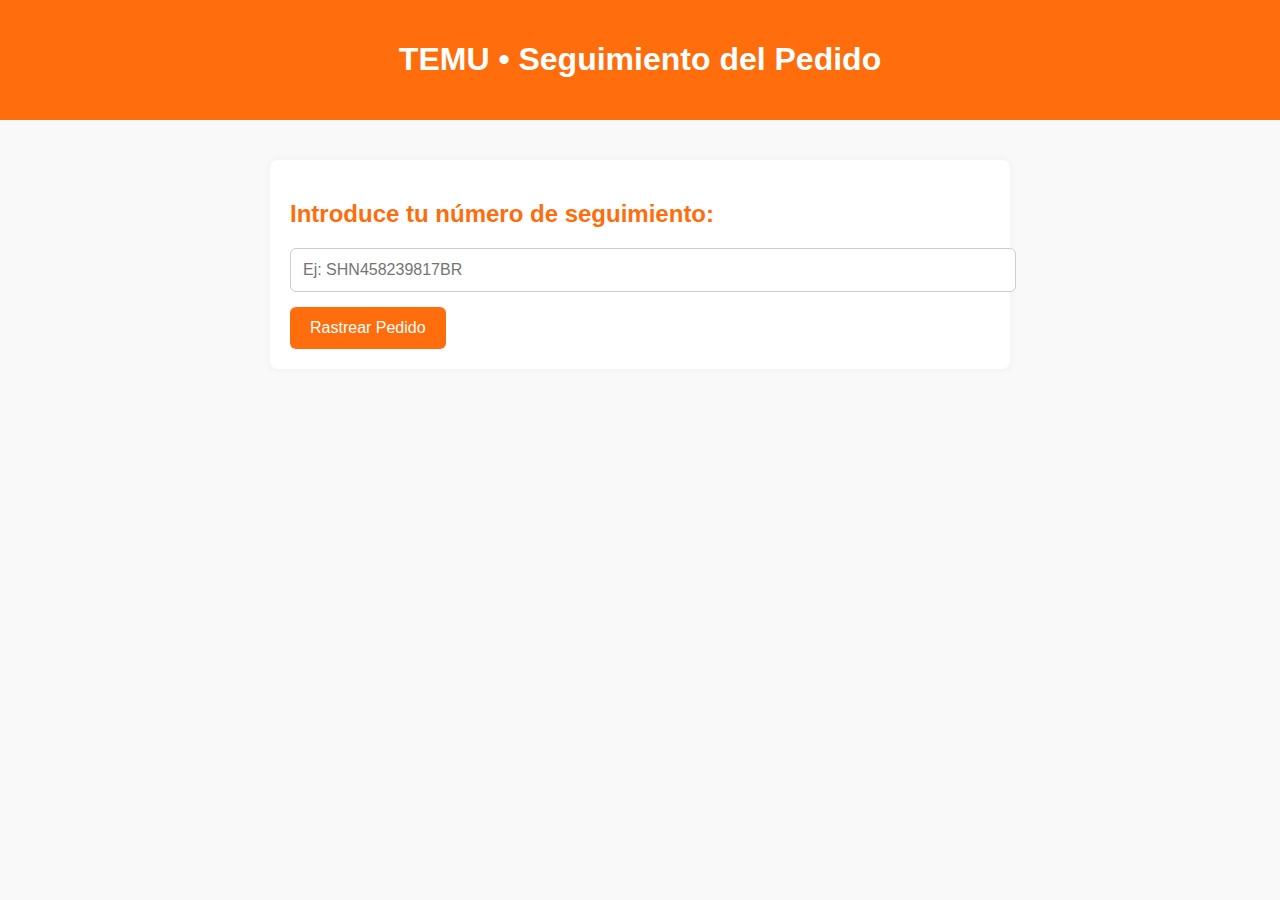
<file: reembolso/seguimientotemu/index.html>
<!DOCTYPE html>
<html lang="es">
<head>
  <meta charset="UTF-8">
  <title>Seguimiento - Entregas TEMU</title>
  <meta name="viewport" content="width=device-width, initial-scale=1.0">
  <style>
    body {
      font-family: Arial, sans-serif;
      background: #f9f9f9;
      margin: 0;
      padding: 0;
      color: #333;
    }

    header {
      background: #ff6d0d;
      color: white;
      padding: 20px;
      text-align: center;
    }

    .container {
      max-width: 700px;
      margin: 40px auto;
      padding: 20px;
      background: white;
      box-shadow: 0 0 10px rgba(0,0,0,0.05);
      border-radius: 8px;
    }

    h2 {
      margin-bottom: 20px;
      color: #ff6d0d;
    }

    input[type="text"] {
      width: 100%;
      padding: 12px;
      border: 1px solid #ccc;
      border-radius: 6px;
      font-size: 16px;
      margin-bottom: 15px;
    }

    button {
      padding: 12px 20px;
      background: #ff6d0d;
      border: none;
      color: white;
      font-size: 16px;
      border-radius: 6px;
      cursor: pointer;
    }

    button:hover {
      background: #c31f67;
    }

    .timeline {
      margin-top: 30px;
      border-left: 3px solid #dd2a7b;
      padding-left: 20px;
    }

    .event {
      margin-bottom: 20px;
    }

    .event strong {
      display: block;
      margin-bottom: 5px;
    }

    .user-location {
      margin-top: 10px;
      font-size: 0.9em;
      color: #555;
    }

    .success {
      background: #e8f9f1;
      padding: 15px;
      border-left: 4px solid #1bbf72;
      border-radius: 4px;
      margin-top: 20px;
    }

    .produto-img-grid {
      display: flex;
      flex-wrap: wrap;
      gap: 10px;
      margin-top: 15px;
    }

    .produto-img-grid img {
      width: 100px;
      height: auto;
      border: 1px solid #ccc;
      border-radius: 4px;
    }

    .mapa {
      display: none;
      margin-top: 20px;
    }

    .progress-bar {
      background: #eee;
      border-radius: 20px;
      overflow: hidden;
      height: 20px;
    }

    .progress-fill {
      background: #ff6d0d;
      height: 100%;
      width: 0%;
      transition: width 1s ease-in-out;
    }
  </style>
</head>
<body>

  <header>
    <h1>TEMU • Seguimiento del Pedido</h1>
  </header>

  <div class="container">
    <h2>Introduce tu número de seguimiento:</h2>
    <input type="text" id="codigo" placeholder="Ej: SHN458239817BR" />
    <button onclick="rastrear()">Rastrear Pedido</button>

    

    <div id="resultado"></div>

    <div class="mapa" id="mapa">
      <iframe id="mapFrame" src="" width="100%" height="250" frameborder="0" style="border:0" allowfullscreen></iframe>
    </div>
  </div>

  <script>
  let ciudad = '', estado = '';
  fetch('https://ipapi.co/json/')
    .then(res => res.json())
    .then(data => {
      ciudad = data.city;
      estado = data.region;
      document.getElementById("userLocation").innerText = "Ubicación detectada.";
      document.getElementById("mapFrame").src = `https://maps.google.com/maps?q=${ciudad}%20${estado}&t=&z=13&ie=UTF8&iwloc=&output=embed`;
    })
    .catch(() => {
      document.getElementById("userLocation").innerText = "Ubicación no identificada.";
    });

  function solicitarPermissaoNotificacao() {
    if ("Notification" in window && Notification.permission !== "granted") {
      Notification.requestPermission();
    }
  }
  solicitarPermissaoNotificacao();

  function enviarNotificacao(titulo, mensagem) {
    if ("Notification" in window && Notification.permission === "granted") {
      new Notification(titulo, { body: mensagem });
    }
  }

  function rastrear() {
    const codigo = document.getElementById("codigo").value.trim();
    const resultado = document.getElementById("resultado");
    const mapa = document.getElementById("mapa");
    if (!codigo) {
      resultado.innerHTML = "<p style='color:red;'>Por favor, introduce un número de seguimiento válido.</p>";
      return;
    }
    mapa.style.display = 'block';

    const hoy = new Date();
    const op = { day: '2-digit', month: '2-digit', year: 'numeric' };

    const fechaCompra = new Date();
    const diasDesdeCompra = Math.floor((hoy - fechaCompra) / (1000 * 60 * 60 * 24));
    const porcentajeEntrega = Math.min(100, Math.floor((diasDesdeCompra / 30) * 100));

    const etapas = [
      { dias: 0, local: 'China', texto: 'Pedido confirmado por TEMU.' },
      { dias: 6, local: 'En tránsito', texto: 'Paquete despachado al centro de distribución.' },
      { dias: 12, local: 'Aduana', texto: 'Inspección y liberación internacional.' },
      { dias: 18, local: 'Distribución Regional', texto: 'Enviado al centro de distribución local.' },
      { dias: 24, local: 'Última Milla', texto: 'En camino al destino final.' },
      { dias: 30, local: 'Entregado', texto: `El pedido fue entregado con éxito en ${ciudad}, ${estado}.` }
    ];

    const timeline = [];

    etapas.forEach(etapa => {
      const fechaEtapa = new Date(fechaCompra);
      fechaEtapa.setDate(fechaCompra.getDate() + etapa.dias);

      if (hoy >= fechaEtapa) {
        timeline.push(
          `<div class="event">
            <strong>${fechaEtapa.toLocaleDateString('es-ES', op)} - ${etapa.local}</strong>
            <span style="color: green; font-weight: bold;">✔</span> ${etapa.texto}
          </div>`
        );
      } else {
        timeline.push(
          `<div class="event" style="opacity: 0.4;">
            <strong>${fechaEtapa.toLocaleDateString('es-ES', op)} - ${etapa.local}</strong>
            <span style="color: gray;">⏳</span> ${etapa.texto}
          </div>`
        );
      }
    });

    resultado.innerHTML = `
      <div class="success">
        Código <strong>${codigo}</strong> localizado con éxito. Tu pedido está en camino a <strong>${ciudad}, ${estado}</strong>.
      </div>
      <div class="pedido-info">
        <strong>📦 Detalles del Pedido</strong><br>
        Pedido nº: #1248819<br>
        Producto: Ropa + Accesorios + Zapatos + Bolsos + Electrónica<br>
        Total: $0,00 Productos gratuitos<br>
        Fecha de compra: ${fechaCompra.toLocaleDateString('es-ES', op)}<br>
        Método de envío: Entrega estándar (hasta 30 días)
      </div>
      <div style="margin: 20px 0;">
        <label><strong>📊 Progreso del Envío:</strong></label>
        <div class="progress-bar">
          <div class="progress-fill" style="width: ${porcentajeEntrega}%"></div>
        </div>
        <small>${porcentajeEntrega}% del camino recorrido</small>
      </div>
      <div class="timeline">
        ${timeline.join('')}
      </div>
      <div class="produto-img">
        <strong>🎁 Ver los productos enviados a su domicilio 🎁 - Sus Premios:</strong>
        <div class="produto-img-grid">
          <img src="https://i.pinimg.com/736x/31/45/3d/31453dc3c8999067684833a20e9ff6b3.jpg" alt="Producto 1">
          <img src="https://i.pinimg.com/736x/24/57/99/2457991b02ad3bd42f3debaa46d8f82f.jpg" alt="Producto 2">
          <img src="https://i.pinimg.com/474x/7f/df/e6/7fdfe6f9bcbfdee5b841d16ecc552b69.jpg" alt="Producto 3">
          <img src="https://i.pinimg.com/474x/1c/21/ed/1c21ed623878a7604d2838c690b33628.jpg" alt="Producto 4">
          <img src="https://i.pinimg.com/736x/b0/40/0d/b0400d5c5ce778c184e3299e788e573b.jpg" alt="Producto 5">
          <img src="https://i.pinimg.com/1200x/eb/30/f2/eb30f264a3de13be86aa449aa3fcdb88.jpg" alt="Producto 6">
          <img src="https://img.ltwebstatic.com/v4/j/spmp/2025/06/18/fe/17502473829794c6ae3077bbf79cf9397a07a0daf1.webp" alt="eletronico 1">
          <img src="https://img.ltwebstatic.com/v4/j/spmp/2025/06/07/11/1749266678cd04cf9ac950c466b3f1b4acca0f02ac.webp" alt="eletronico 2">
          <img src="https://img.ltwebstatic.com/v4/j/spmp/2025/04/21/60/174521994226d7649946c887668513bf1bb4c7c8d9.webp" alt="eletronico 3">
          <img src="https://img.ltwebstatic.com/v4/j/spmp/2025/06/04/86/17490103173e6277a00d452af17cabe3ae1eb7153d.webp" alt="eletronico 4">
          <img src="https://img.ltwebstatic.com/v4/j/spmp/2025/06/09/5b/1749466450101e72eacf461725f7207bc421d152e2.webp" alt="eletronico5">
          <img src="https://img.ltwebstatic.com/images3_spmp/2024/11/23/04/1732347672489f9059fce873af40130e201fc8fcaa.webp" alt="eletronico6">
        </div>
      </div>
    `;

    enviarNotificacao("📦 Pedido Rastreado", `Tu pedido está a caminho de ${ciudad}. ¡Gracias por comprar en TEMU!`);
  }
  </script>

</body>
</html>
</file>
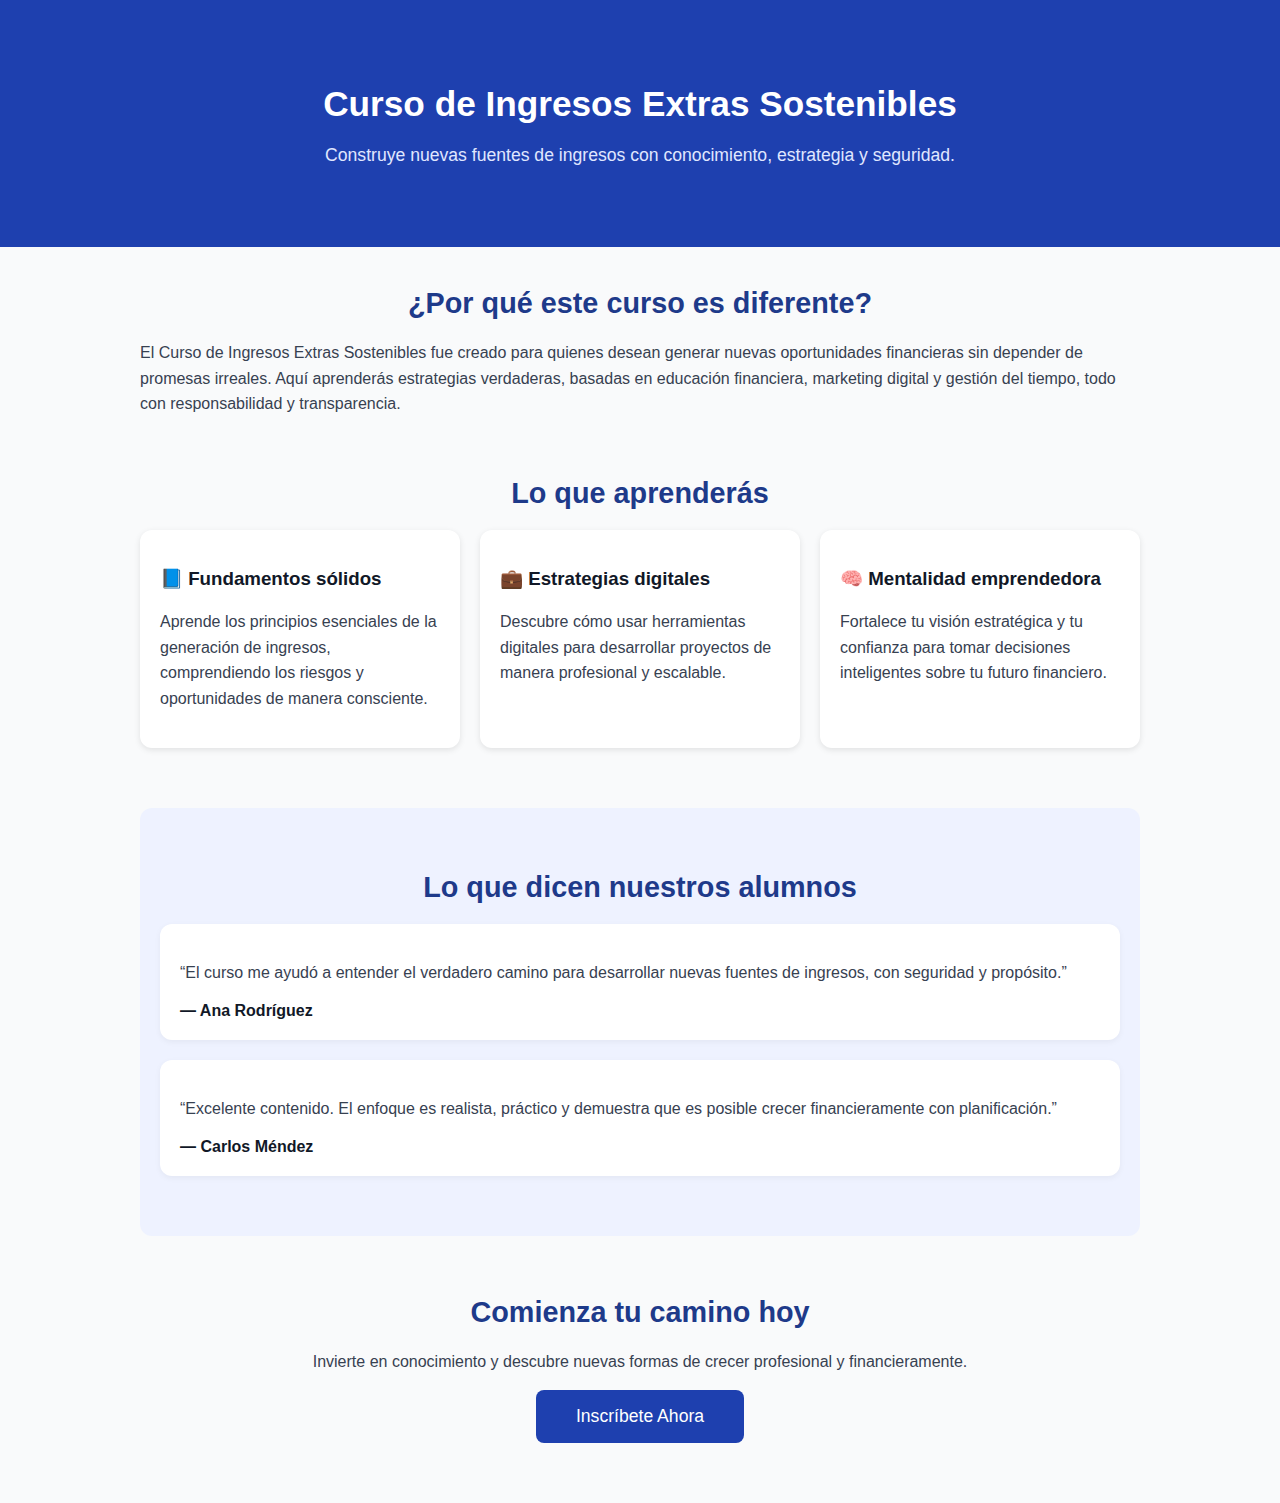
<file: chance.htm>
<!DOCTYPE html>
<html lang="es">
<head>
  <meta charset="UTF-8" />
  <meta name="viewport" content="width=device-width, initial-scale=1.0" />
  <title>Curso de Ingresos Extras Sostenibles</title>
  <meta name="description" content="Aprende a desarrollar nuevas fuentes de ingresos con responsabilidad y conocimiento. Un curso completo y práctico para quienes buscan estabilidad financiera y crecimiento personal.">
  <style>
    body {
      font-family: 'Inter', Arial, sans-serif;
      margin: 0;
      background-color: #f9fafb;
      color: #111827;
    }

    header {
      background-color: #1e40af;
      color: white;
      padding: 60px 20px;
      text-align: center;
    }

    header h1 {
      font-size: 2.2rem;
      margin-bottom: 10px;
    }

    header p {
      font-size: 1.1rem;
      color: #e0e7ff;
    }

    .container {
      max-width: 1000px;
      margin: 40px auto;
      padding: 0 20px;
    }

    .section {
      margin-bottom: 60px;
    }

    h2 {
      font-size: 1.8rem;
      color: #1e3a8a;
      margin-bottom: 20px;
      text-align: center;
    }

    p {
      font-size: 1rem;
      line-height: 1.6;
      color: #374151;
    }

    .benefits {
      display: grid;
      grid-template-columns: repeat(auto-fit, minmax(280px, 1fr));
      gap: 20px;
    }

    .benefit {
      background: white;
      border-radius: 12px;
      padding: 20px;
      box-shadow: 0 2px 6px rgba(0,0,0,0.1);
      transition: all 0.3s ease;
    }

    .benefit:hover {
      transform: translateY(-3px);
      box-shadow: 0 4px 12px rgba(0,0,0,0.1);
    }

    .cta {
      text-align: center;
      margin: 60px 0;
    }

    .cta button {
      background-color: #1e40af;
      color: white;
      border: none;
      padding: 16px 40px;
      border-radius: 8px;
      font-size: 1.1rem;
      cursor: pointer;
      transition: 0.3s;
    }

    .cta button:hover {
      background-color: #1d4ed8;
    }

    .testimonials {
      background-color: #eef2ff;
      padding: 40px 20px;
      border-radius: 12px;
    }

    .testimonial {
      background: white;
      border-radius: 12px;
      padding: 20px;
      margin-bottom: 20px;
      box-shadow: 0 2px 6px rgba(0,0,0,0.05);
    }

    footer {
      background-color: #1e3a8a;
      color: #ffffff;
      padding: 30px 20px;
      text-align: center;
      font-size: 0.9rem;
    }

    footer a {
      color: #ffffff;
      text-decoration: none;
    }

    footer a:hover {
      text-decoration: underline;
    }
  </style>
</head>

<body>

  <header>
    <h1>Curso de Ingresos Extras Sostenibles</h1>
    <p>Construye nuevas fuentes de ingresos con conocimiento, estrategia y seguridad.</p>
  </header>

  <div class="container">
    <section class="section">
      <h2>¿Por qué este curso es diferente?</h2>
      <p>
        El Curso de Ingresos Extras Sostenibles fue creado para quienes desean generar nuevas oportunidades financieras sin depender de promesas irreales.
        Aquí aprenderás estrategias verdaderas, basadas en educación financiera, marketing digital y gestión del tiempo, todo con responsabilidad y transparencia.
      </p>
    </section>

    <section class="section">
      <h2>Lo que aprenderás</h2>
      <div class="benefits">
        <div class="benefit">
          <h3>📘 Fundamentos sólidos</h3>
          <p>Aprende los principios esenciales de la generación de ingresos, comprendiendo los riesgos y oportunidades de manera consciente.</p>
        </div>
        <div class="benefit">
          <h3>💼 Estrategias digitales</h3>
          <p>Descubre cómo usar herramientas digitales para desarrollar proyectos de manera profesional y escalable.</p>
        </div>
        <div class="benefit">
          <h3>🧠 Mentalidad emprendedora</h3>
          <p>Fortalece tu visión estratégica y tu confianza para tomar decisiones inteligentes sobre tu futuro financiero.</p>
        </div>
      </div>
    </section>

    <section class="section testimonials">
      <h2>Lo que dicen nuestros alumnos</h2>

      <div class="testimonial">
        <p>“El curso me ayudó a entender el verdadero camino para desarrollar nuevas fuentes de ingresos, con seguridad y propósito.”</p>
        <strong>— Ana Rodríguez</strong>
      </div>

      <div class="testimonial">
        <p>“Excelente contenido. El enfoque es realista, práctico y demuestra que es posible crecer financieramente con planificación.”</p>
        <strong>— Carlos Méndez</strong>
      </div>
    </section>

    <div class="cta">
      <h2>Comienza tu camino hoy</h2>
      <p>Invierte en conocimiento y descubre nuevas formas de crecer profesional y financieramente.</p>
      <button onclick="window.location.href='https://pay.kiwify.com/gg3BmHE'">Inscríbete Ahora</button>
    </div>
  </div>

</body>
</html>
</file>
